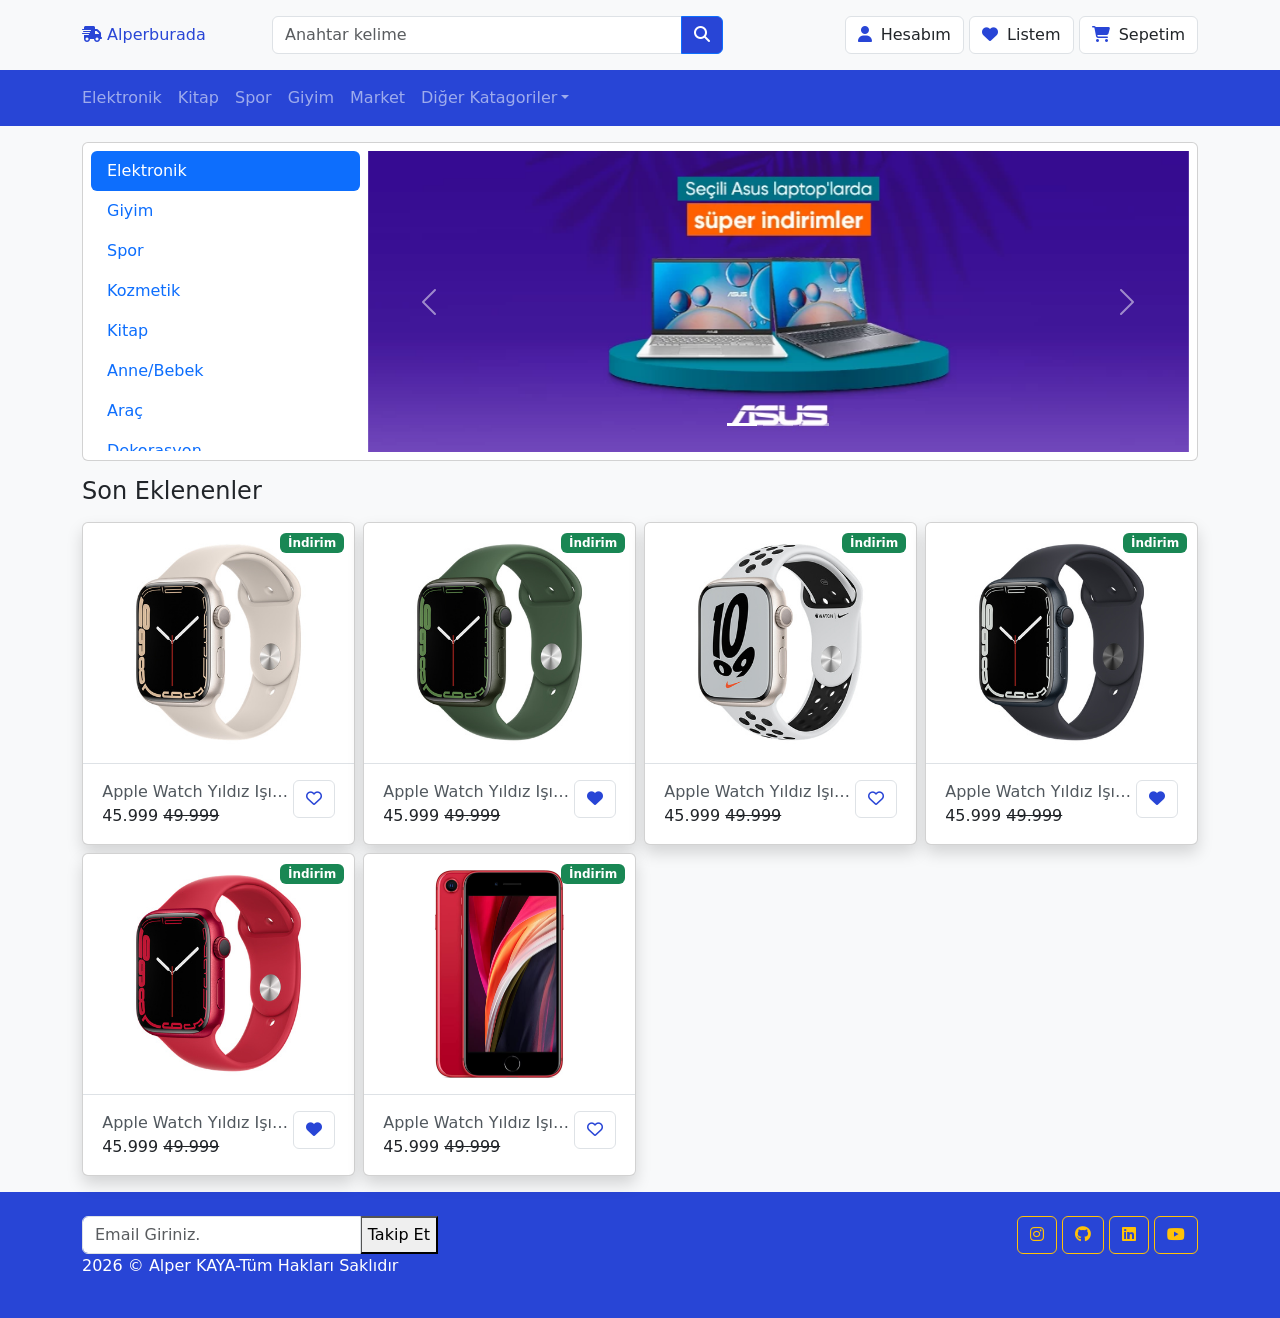
<file: index.html>
<!doctype html>
<html lang="tr">
  <head>
    <meta charset="UTF-8" />
    <meta name="viewport" content="width=device-width, initial-scale=1.0" />
    <link rel="stylesheet" href="https://cdnjs.cloudflare.com/ajax/libs/bootstrap/5.3.3/css/bootstrap.min.css"/>
    <link rel="stylesheet" href="https://cdnjs.cloudflare.com/ajax/libs/font-awesome/6.7.0/css/all.min.css">
    <link rel="stylesheet" href="css/styles.css" />
    <title>Alperburada</title>
  </head>
  <body class="bg-light">
    
    <header>
        <section class="top-bar">
            <div class="container">
                <div class="row gy-2 align-items-center">
                    <div class="col-lg-2 col-sm-4 col-4">
                        <a href="index.html" class="navbar-brand"><i class="fa-solid fa-truck-fast"></i> Alperburada</a>
                    </div>
                   
                    <div class="col-lg-5 col-sm-8 col-8 order-lg-last">
                        <div class="text-end">
                            <a href="#" class="btn btn-light">
                                <i class="fa fa-user"></i> <span class="ms-1 d-none d-sm-inline-block">Hesabım</span>
                            </a>
                            <a href="#" class="btn btn-light">
                                <i class="fa fa-heart"></i> <span class="ms-1 d-none d-sm-inline-block">Listem</span>
                            </a>
                            <a href="shopping-cart.html" class="btn btn-light">
                                <i class="fa fa-shopping-cart"></i> <span class="ms-1 d-none d-sm-inline-block">Sepetim</span>
                            </a>
                        </div>
                    </div>
                    <div class="col-lg-5">
                        <form>
                            <div class="input-group">
                                <input type="text" placeholder="Anahtar kelime" class="form-control">
                                <button class="btn btn-primary"><i class="fa fa-search"></i></button>
                            </div>
                        </form>
                    </div>
                </div>
            </div>
        </section>

     <nav class="navbar navbar-dark bg-primary navbar-expand-lg">
  <div class="container">
    <button type="button" class="navbar-toggler" data-bs-toggle="collapse" data-bs-target="#navbar">
      <span class="navbar-toggler-icon"></span>
    </button>
    <div class="collapse navbar-collapse" id="navbar">
      <ul class="navbar-nav">
        <li class="nav-item">
          <a href="#" class="nav-link ps-0">Elektronik</a>
        </li>
        <li class="nav-item">
          <a href="#" class="nav-link">Kitap</a>
        </li>
        <li class="nav-item">
          <a href="#" class="nav-link">Spor</a>
        </li>
        <li class="nav-item">
          <a href="#" class="nav-link">Giyim</a>
        </li>
        <li class="nav-item">
          <a href="#" class="nav-link">Market</a>
        </li>
        <li class="nav-item dropdown" >
          <a href="#" class="nav-link dropdown-toggle"data-bs-toggle="dropdown" >Diğer Katagoriler</a>
          <ul class="dropdown-menu">
            <li><a href="#" class="dropdown-item">Katagori 1</a></li>
            <li><a href="#" class="dropdown-item">Katagori 2</a></li>
            <li><a href="#" class="dropdown-item">Katagori 3</a></li>
          </ul>
        </li>
      </ul>
    </div>
  </div>
    </nav>



    </header>

    <section class="mt-3">
        <div class="container">
            <div class="card">
                <div class="row p-1 p-lg-2 gx-2">
                    <div class="col-lg-3 d-none d-lg-block">
                        <!-- Menu -->
                        <nav class="nav nav-pills flex-column flex-nowrap overflow-auto slider_nav">
                            <a href="#" class="nav-link active">Elektronik</a>
                            <a href="#" class="nav-link">Giyim</a>
                            <a href="#" class="nav-link">Spor</a>
                            <a href="#" class="nav-link">Kozmetik</a>
                            <a href="#" class="nav-link">Kitap</a>
                            <a href="#" class="nav-link">Anne/Bebek</a>
                            <a href="#" class="nav-link">Araç</a>
                            <a href="#" class="nav-link">Dekorasyon</a>
                            <a href="#" class="nav-link">Aletler</a>
                        </nav>
                    </div>
                    <div class="col-lg-9">
                        <!-- Slider -->
                        <div id="slider" class="carousel slide" data-bs-ride="carousel">
                            <div class="carousel-indicators">
                                <button type="button" data-bs-target="#slider" data-bs-slide-to="0" class="active"></button>
                                <button type="button" data-bs-target="#slider" data-bs-slide-to="1" ></button>
                                <button type="button" data-bs-target="#slider" data-bs-slide-to="2" ></button>
                            </div>
                            <div class="carousel-inner">
                                <div class="carousel-item active">
                                    <img src="img/slider-1.jpeg" alt="slider 1" class="d-block w-100">
                                </div>
                                <div class="carousel-item">
                                    <img src="img/slider-2.jpeg" alt="slider 2" class="d-block w-100">
                                </div>
                                <div class="carousel-item">
                                    <img src="img/slider-3.jpeg" alt="slider 3" class="d-block w-100">
                                </div>
                            </div>
                            <button type="button" class="carousel-control-prev" data-bs-target="#slider" data-bs-slide="prev">
                                <span class="carousel-control-prev-icon"></span>
                            </button>
                            <button type="button" class="carousel-control-next" data-bs-target="#slider" data-bs-slide="next">
                                <span class="carousel-control-next-icon"></span>
                            </button>
                        </div>
                    </div>
                </div>
            </div>
        </div>
    </section>
    
    <section class="mt-3">
      <div class="container">
         <h3 class="h4 mb-1 mb-lg-3">Son Eklenenler</h3>

         <div class="row row-cols-2 row-cols-md-3 row-cols-lg-4 g-2">
          <div class="col">
            <div class="card shadow">
              <div class="img-wrap">
                <span class="badge bg-success">İndirim</span>
               <img src="img/1.jpeg" alt="ürün 1" class="card-img-top">
               </div>
               <div class="border-top info-wrap">
                <a href="#" class="float-end btn btn-light">
                  <i class="fa-regular fa-heart"></i>
                </a>
                 <a href="details.html" class="tittle text-truncate">Apple Watch Yıldız Işığı Alüminyum Kasa ve spor Kordon</a>
                 <div class="price-wrap">
                  <span class="price discount">45.999</span>
                  <del class="price">49.999</del>
                 </div>
               </div>
            </div>
          </div>
          <div class="col">
            <div class="card shadow">
              <div class="img-wrap">
                <span class="badge bg-success">İndirim</span>
               <img src="img/2.jpeg" alt="ürün 1" class="card-img-top">
               </div>
               <div class="border-top info-wrap">
                <a href="#" class="float-end btn btn-light">
                  <i class="fa fa-heart"></i>
                </a>
                 <a href="#" class="tittle text-truncate">Apple Watch Yıldız Işığı Alüminyum Kasa ve spor Kordon</a>
                 <div class="price-wrap">
                  <span class="price discount">45.999</span>
                  <del class="price">49.999</del>
                 </div>
               </div>
            </div>
          </div>
          <div class="col">
            <div class="card shadow">
              <div class="img-wrap">
                <span class="badge bg-success">İndirim</span>
               <img src="img/3.jpeg" alt="ürün 1" class="card-img-top">
               </div>
               <div class="border-top info-wrap">
                <a href="#" class="float-end btn btn-light">
                  <i class="fa-regular fa-heart"></i>
                </a>
                 <a href="#" class="tittle text-truncate">Apple Watch Yıldız Işığı Alüminyum Kasa ve spor Kordon</a>
                 <div class="price-wrap">
                  <span class="price discount">45.999</span>
                  <del class="price">49.999</del>
                 </div>
               </div>
            </div>
          </div>
          <div class="col">
            <div class="card shadow">
              <div class="img-wrap">
                <span class="badge bg-success">İndirim</span>
               <img src="img/4.jpeg" alt="ürün 1" class="card-img-top">
               </div>
               <div class="border-top info-wrap">
                <a href="#" class="float-end btn btn-light">
                  <i class="fa fa-heart"></i>
                </a>
                 <a href="#" class="tittle text-truncate">Apple Watch Yıldız Işığı Alüminyum Kasa ve spor Kordon</a>
                 <div class="price-wrap">
                  <span class="price discount">45.999</span>
                  <del class="price">49.999</del>
                 </div>
               </div>
            </div>
          </div>
          <div class="col">
            <div class="card shadow">
              <div class="img-wrap">
                <span class="badge bg-success">İndirim</span>
               <img src="img/5.jpeg" alt="ürün 1" class="card-img-top">
               </div>
               <div class="border-top info-wrap">
                <a href="#" class="float-end btn btn-light">
                  <i class="fa fa-heart"></i>
                </a>
                 <a href="#" class="tittle text-truncate">Apple Watch Yıldız Işığı Alüminyum Kasa ve spor Kordon</a>
                 <div class="price-wrap">
                  <span class="price discount">45.999</span>
                  <del class="price">49.999</del>
                 </div>
               </div>
            </div>
          </div>
          <div class="col">
            <div class="card shadow">
              <div class="img-wrap">
                <span class="badge bg-success">İndirim</span>
               <img src="img/6.jpeg" alt="ürün 1" class="card-img-top">
               </div>
               <div class="border-top info-wrap">
                <a href="#" class="float-end btn btn-light">
                  <i class="fa-regular fa-heart"></i>
                </a>
                 <a href="#" class="tittle text-truncate">Apple Watch Yıldız Işığı Alüminyum Kasa ve spor Kordon</a>
                 <div class="price-wrap">
                  <span class="price discount">45.999</span>
                  <del class="price">49.999</del>
                 </div>
               </div>
            </div>
          </div>
         </div>
       </div>
    </section>

    <footer class="mt-3 py-4 bg-primary">
      <div class="container">
        <div class="row gy-3">
          <div class="col-md-6 col-lg-4">
            <form>
              <div class="input-group">
                <input type="email" class="form-control" placeholder="Email Giriniz.">
                <button type="button" class="btn-btn-outline-warning">Takip Et</button>
              </div>
            </form>
          </div>
          <div class="col-md-6 col-lg-8">
            <nav class="text-center text-md-end">
              <a href="#" class="btn btn-icon btn-outline-warning">
                <i class="fab fa-instagram"></i>
              </a>
              <a href="#" class="btn btn-icon btn-outline-warning">
                <i class="fab fa-github"></i>
              </a>
              <a href="#" class="btn btn-icon btn-outline-warning">
                <i class="fab fa-linkedin"></i>
              </a>
              <a href="#" class="btn btn-icon btn-outline-warning">
                <i class="fab fa-youtube"></i>
              </a>
            </nav>
          </div>
        </div>
        <div class="col-12">
          <p class="text-center text-md-start text-white">
            2026 © Alper KAYA-Tüm Hakları Saklıdır
          </p>
        </div>
      </div>
    </footer>

    <script src="https://cdnjs.cloudflare.com/ajax/libs/bootstrap/5.3.3/js/bootstrap.bundle.min.js"></script>
  </body>
</html>
</file>
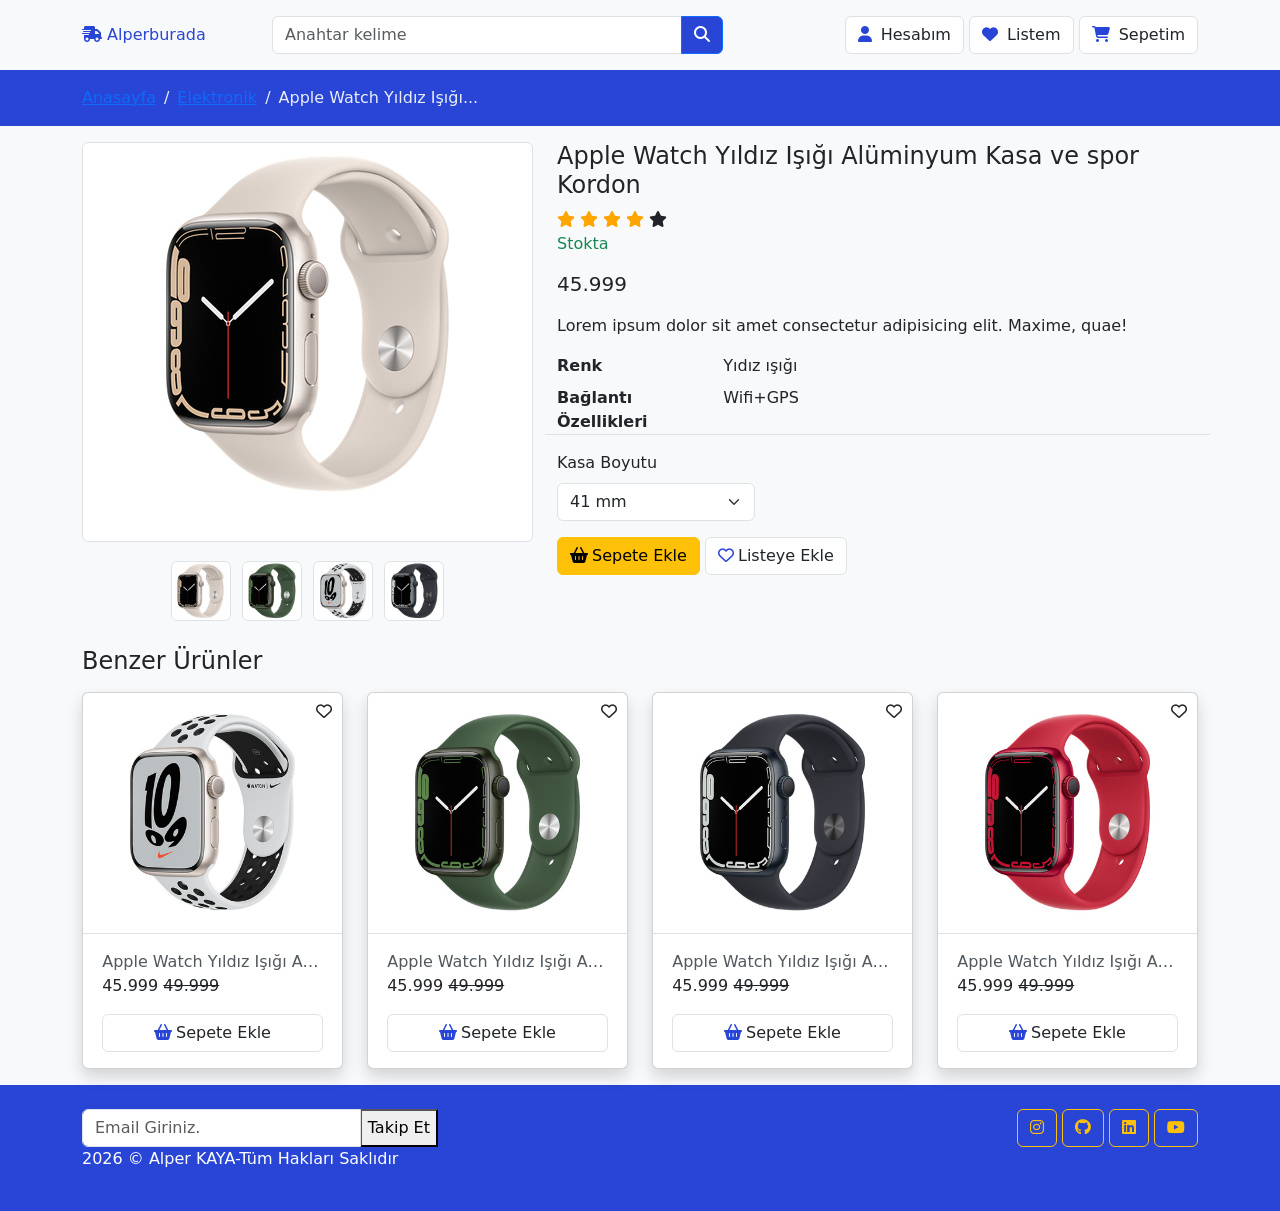
<file: details.html>
<!doctype html>
<html lang="tr">
  <head>
    <meta charset="UTF-8" />
    <meta name="viewport" content="width=device-width, initial-scale=1.0" />
    <link rel="stylesheet" href="https://cdnjs.cloudflare.com/ajax/libs/bootstrap/5.3.3/css/bootstrap.min.css"/>
    <link rel="stylesheet" href="https://cdnjs.cloudflare.com/ajax/libs/font-awesome/6.7.0/css/all.min.css">
    <link rel="stylesheet" href="css/styles.css" />
    <title>Alperburada</title>
  </head>
  <body class="bg-light">
    
    <header>
        <section class="top-bar">
            <div class="container">
                <div class="row gy-2 align-items-center">
                    <div class="col-lg-2 col-sm-4 col-4">
                        <a href="index.html" class="navbar-brand"><i class="fa-solid fa-truck-fast"></i> Alperburada</a>
                    </div>
                   
                    <div class="col-lg-5 col-sm-8 col-8 order-lg-last">
                        <div class="text-end">
                            <a href="#" class="btn btn-light">
                                <i class="fa fa-user"></i> <span class="ms-1 d-none d-sm-inline-block">Hesabım</span>
                            </a>
                            <a href="#" class="btn btn-light">
                                <i class="fa fa-heart"></i> <span class="ms-1 d-none d-sm-inline-block">Listem</span>
                            </a>
                            <a href="shopping-cart.html" class="btn btn-light">
                                <i class="fa fa-shopping-cart"></i> <span class="ms-1 d-none d-sm-inline-block">Sepetim</span>
                            </a>
                        </div>
                    </div>
                    <div class="col-lg-5">
                        <form>
                            <div class="input-group">
                                <input type="text" placeholder="Anahtar kelime" class="form-control">
                                <button class="btn btn-primary"><i class="fa fa-search"></i></button>
                            </div>
                        </form>
                    </div>
                </div>
            </div>
        </section>

      <section class="bg-primary p-3">
        <div class="container">
          <nav>
            <ol class="breadcrumb mb-0">
           <li class="breadcrumb-item">
            <a href="#">Anasayfa</a>
           </li>
           <li class="breadcrumb-item">
            <a href="#">Elektronik</a>
           </li>
           <li class="breadcrumb-item">
            Apple Watch Yıldız Işığı...
           </li>
            </ol>
          </nav>
        </div>
      </section>

    </header>

   <section class="mt-3">
        <div class="container">
            <div class="row">
                <div class="col-lg-5">
                    <div class="gallery-wrap">
                        <div class="img-big-wrap img-thumbnail">
                            <a href="img/1-big.jpeg" data-type="image" data-fslightbox>
                                <img src="img/1.jpeg" alt="">
                            </a>
                        </div>
                        <div class="thumbs-wrap">
                            <a href="img/1-big.jpeg" data-type="image" data-fslightbox>
                                <img src="img/1.jpeg" height="60" alt="">
                            </a>
                            <a href="img/2-big.jpeg" data-type="image" data-fslightbox>
                                <img src="img/2.jpeg" height="60"  alt="">
                            </a>
                            <a href="img/3-big.jpeg" data-type="image" data-fslightbox>
                                <img src="img/3.jpeg" height="60" alt="">
                            </a>
                            <a href="img/4-big.jpeg" data-type="image" data-fslightbox>
                                <img src="img/4.jpeg" height="60" alt="">
                            </a>
                        </div>
                    </div>
                </div>
                <div class="col-lg-7">
                    <article>
                      <h4 class="title text-dark">Apple Watch Yıldız Işığı Alüminyum Kasa ve spor Kordon</h4>
                      <div class="rating-wrap">
                        <span class="fa fa-star checked"></span>
                        <span class="fa fa-star checked"></span>
                        <span class="fa fa-star checked"></span>
                        <span class="fa fa-star checked"></span>
                        <span class="fa fa-star"></span>
                      </div>
                      <p class="text-success">Stokta</p>
                      <div class="mb-3"><b class="price h5">45.999</b></div>
                      <div class="product-description mb-3">Lorem ipsum dolor sit amet consectetur adipisicing elit. Maxime, quae!</div>
                      <dl class="row border-bottom">
                        <dt class="col-3">Renk</dt>
                        <dd class="col-9">Yıdız ışığı</dd>
                        <dt class="col-3">Bağlantı Özellikleri</dt>
                        <dd class="col-9">Wifi+GPS</dd>
                      </dl>
                      <div class="row mb-3">
                        <div class="col-md-4 col-6">
                          <label class="form-label">Kasa Boyutu</label>
                          <select class="form-select">
                            <option value="">41 mm</option>
                            <option value="">45 mm</option>
                          </select>
                        </div>
                      </div>
                      <div class="buttons">
                        <a href="#" class="btn btn-warning">
                          <i class="fa fa-shopping-basket me-1"></i>Sepete Ekle
                        </a>
                        <a href="#" class="btn btn-light">
                          <i class="fa-regular fa-heart me-1"></i>Listeye Ekle
                        </a>
                      </div>
                    </article>
                </div>
            </div>
        </div>
    </section>

    <section class="mt-3">
      <div class="container">
       <h4 class="mb-3">Benzer Ürünler</h4>
        <div class="row gy-3">
         <div class="col-lg-3 col-sm-6">
          <div class="card shadow">
              <div class="img-wrap">
                <span class="fa fa-regular fa-heart"></span>
               <img src="img/3.jpeg" alt="ürün 1" class="card-img-top">
               </div>
               <div class="border-top info-wrap">
                 <a href="#" class="tittle text-truncate">Apple Watch Yıldız Işığı Alüminyum Kasa ve spor Kordon</a>
                 <div class="price-wrap mb-3">
                  <span class="price discount">45.999</span>
                  <del class="price">49.999</del>
                 </div>
                 <a href="#" class="btn btn-light w-100">
                  <i class="fa fa-shopping-basket me-1"></i>Sepete Ekle
                 </a>
               </div>
         </div>
        </div>
        <div class="col-lg-3 col-sm-6">
          <div class="card shadow">
              <div class="img-wrap">
                <span class="fa fa-regular fa-heart"></span>
               <img src="img/2.jpeg" alt="ürün 1" class="card-img-top">
               </div>
               <div class="border-top info-wrap">
                 <a href="#" class="tittle text-truncate">Apple Watch Yıldız Işığı Alüminyum Kasa ve spor Kordon</a>
                 <div class="price-wrap mb-3">
                  <span class="price discount">45.999</span>
                  <del class="price">49.999</del>
                 </div>
                 <a href="#" class="btn btn-light w-100">
                  <i class="fa fa-shopping-basket me-1"></i>Sepete Ekle
                 </a>
               </div>
         </div>
        </div>
        <div class="col-lg-3 col-sm-6">
          <div class="card shadow">
              <div class="img-wrap">
                <span class="fa fa-regular fa-heart"></span>
               <img src="img/4.jpeg" alt="ürün 1" class="card-img-top">
               </div>
               <div class="border-top info-wrap">
                 <a href="#" class="tittle text-truncate">Apple Watch Yıldız Işığı Alüminyum Kasa ve spor Kordon</a>
                 <div class="price-wrap mb-3">
                  <span class="price discount">45.999</span>
                  <del class="price">49.999</del>
                 </div>
                 <a href="#" class="btn btn-light w-100">
                  <i class="fa fa-shopping-basket me-1"></i>Sepete Ekle
                 </a>
               </div>
         </div>
        </div>
        <div class="col-lg-3 col-sm-6">
          <div class="card shadow">
              <div class="img-wrap">
                <span class="fa fa-regular fa-heart"></span>
               <img src="img/5.jpeg" alt="ürün 1" class="card-img-top">
               </div>
               <div class="border-top info-wrap">
                 <a href="#" class="tittle text-truncate">Apple Watch Yıldız Işığı Alüminyum Kasa ve spor Kordon</a>
                 <div class="price-wrap mb-3">
                  <span class="price discount">45.999</span>
                  <del class="price">49.999</del>
                 </div>
                 <a href="#" class="btn btn-light w-100">
                  <i class="fa fa-shopping-basket me-1"></i>Sepete Ekle
                 </a>
               </div>
         </div>
        </div>
      </div>
    </section>

    <footer class="mt-3 py-4 bg-primary">
      <div class="container">
        <div class="row gy-3">
          <div class="col-md-6 col-lg-4">
            <form>
              <div class="input-group">
                <input type="email" class="form-control" placeholder="Email Giriniz.">
                <button type="button" class="btn-btn-outline-warning">Takip Et</button>
              </div>
            </form>
          </div>
          <div class="col-md-6 col-lg-8">
            <nav class="text-center text-md-end">
              <a href="#" class="btn btn-icon btn-outline-warning">
                <i class="fab fa-instagram"></i>
              </a>
              <a href="#" class="btn btn-icon btn-outline-warning">
                <i class="fab fa-github"></i>
              </a>
              <a href="#" class="btn btn-icon btn-outline-warning">
                <i class="fab fa-linkedin"></i>
              </a>
              <a href="#" class="btn btn-icon btn-outline-warning">
                <i class="fab fa-youtube"></i>
              </a>
            </nav>
          </div>
        </div>
        <div class="col-12">
          <p class="text-center text-md-start text-white">
            2026 © Alper KAYA-Tüm Hakları Saklıdır
          </p>
        </div>
      </div>
    </footer>


    <script src="js/fslightbox.js"></script>
    <script src="https://cdnjs.cloudflare.com/ajax/libs/bootstrap/5.3.3/js/bootstrap.bundle.min.js"></script>
  </body>
</html>
</file>
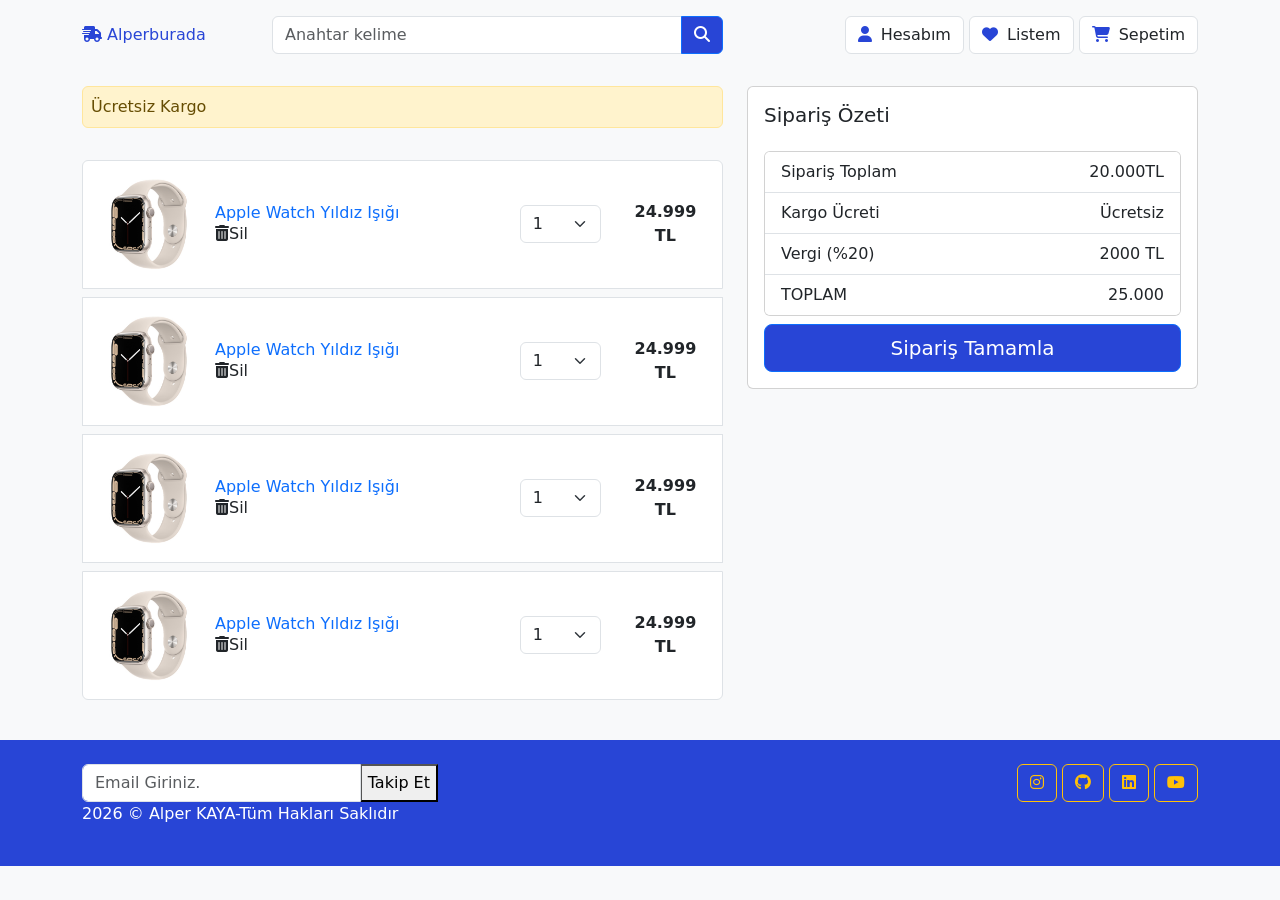
<file: shopping-cart.html>
<!doctype html>
<html lang="tr">
  <head>
    <meta charset="UTF-8" />
    <meta name="viewport" content="width=device-width, initial-scale=1.0" />
    <link rel="stylesheet" href="https://cdnjs.cloudflare.com/ajax/libs/bootstrap/5.3.3/css/bootstrap.min.css"/>
    <link rel="stylesheet" href="https://cdnjs.cloudflare.com/ajax/libs/font-awesome/6.7.0/css/all.min.css">
    <link rel="stylesheet" href="css/styles.css" />
    <title>Alperburada</title>
  </head>
  <body class="bg-light">
    
    <header>
        <section class="top-bar">
            <div class="container">
                <div class="row gy-2 align-items-center">
                    <div class="col-lg-2 col-sm-4 col-4">
                        <a href="index.html" class="navbar-brand"><i class="fa-solid fa-truck-fast"></i> Alperburada</a>
                    </div>
                   
                    <div class="col-lg-5 col-sm-8 col-8 order-lg-last">
                        <div class="text-end">
                            <a href="#" class="btn btn-light">
                                <i class="fa fa-user"></i> <span class="ms-1 d-none d-sm-inline-block">Hesabım</span>
                            </a>
                            <a href="#" class="btn btn-light">
                                <i class="fa fa-heart"></i> <span class="ms-1 d-none d-sm-inline-block">Listem</span>
                            </a>
                            <a href="#" class="btn btn-light">
                                <i class="fa fa-shopping-cart"></i> <span class="ms-1 d-none d-sm-inline-block">Sepetim</span>
                            </a>
                        </div>
                    </div>
                    <div class="col-lg-5">
                        <form>
                            <div class="input-group">
                                <input type="text" placeholder="Anahtar kelime" class="form-control">
                                <button class="btn btn-primary"><i class="fa fa-search"></i></button>
                            </div>
                        </form>
                    </div>
                </div>
            </div>
        </section>
    </header>

   <section class="mt-3">
    <div class="container">
      <div class="row">
        <div class="col-lg-7">
          <div class="alert alert-warning p-2">Ücretsiz Kargo</div>
          <div class="py-3">
            <ul class="list-group">
              <li class="py-3 mb-2 border-top list-group-item">
                <div class="row align-items-center">
                  <div class="col-8">
                    <div class="d-flex align-items-center">
                      <img src="img/1.jpeg" style="width: 100px;" alt="">
                      <div class="ms-3">
                        <a  class="text-decoration-none" href="#">
                          <h6 class="mb-0">Apple Watch Yıldız Işığı</h6>
                        </a>
                        <i class="fa-solid fa-trash-can"></i>Sil
                      </div>
                    </div>
                  </div>
                  <div class="col-2">
                    <select class="form-select">
                      <option>1</option>
                      <option>2</option>
                      <option>3</option>
                    </select>
                  </div>
                  <div class="col-2 text-center">
                    <span class="fw-bold">24.999 TL</span>
                  </div>

                </div>
              </li>
              <li class="py-3 mb-2 border-top list-group-item">
                <div class="row align-items-center">
                  <div class="col-8">
                    <div class="d-flex align-items-center">
                      <img src="img/1.jpeg" style="width: 100px;" alt="">
                      <div class="ms-3">
                        <a  class="text-decoration-none" href="#">
                          <h6 class="mb-0">Apple Watch Yıldız Işığı</h6>
                        </a>
                        <i class="fa-solid fa-trash-can"></i>Sil
                      </div>
                    </div>
                  </div>
                  <div class="col-2">
                    <select class="form-select">
                      <option>1</option>
                      <option>2</option>
                      <option>3</option>
                    </select>
                  </div>
                  <div class="col-2 text-center">
                    <span class="fw-bold">24.999 TL</span>
                  </div>

                </div>
              </li>
              <li class="py-3 mb-2 border-top list-group-item">
                <div class="row align-items-center">
                  <div class="col-8">
                    <div class="d-flex align-items-center">
                      <img src="img/1.jpeg" style="width: 100px;" alt="">
                      <div class="ms-3">
                        <a  class="text-decoration-none" href="#">
                          <h6 class="mb-0">Apple Watch Yıldız Işığı</h6>
                        </a>
                        <i class="fa-solid fa-trash-can"></i>Sil
                      </div>
                    </div>
                  </div>
                  <div class="col-2">
                    <select class="form-select">
                      <option>1</option>
                      <option>2</option>
                      <option>3</option>
                    </select>
                  </div>
                  <div class="col-2 text-center">
                    <span class="fw-bold">24.999 TL</span>
                  </div>

                </div>
              </li>
              <li class="py-3 mb-2 border-top list-group-item">
                <div class="row align-items-center">
                  <div class="col-8">
                    <div class="d-flex align-items-center">
                      <img src="img/1.jpeg" style="width: 100px;" alt="">
                      <div class="ms-3">
                        <a  class="text-decoration-none" href="#">
                          <h6 class="mb-0">Apple Watch Yıldız Işığı</h6>
                        </a>
                        <i class="fa-solid fa-trash-can"></i>Sil
                      </div>
                    </div>
                  </div>
                  <div class="col-2">
                    <select class="form-select">
                      <option>1</option>
                      <option>2</option>
                      <option>3</option>
                    </select>
                  </div>
                  <div class="col-2 text-center">
                    <span class="fw-bold">24.999 TL</span>
                  </div>

                </div>
              </li>
            </ul>
          </div>
        </div>
        <div class="col-lg-5">
          <div class=" card">
            <div class="p-3 card-body">
               <h2 class="h5 mb-4">Sipariş Özeti</h2>
               <div class="card mb-2">
                 <div class="list-group list-group-flush">
                  <div class="d-flex justify-content-center aligin-items-center list-group-item">
                    <div class="me-auto">
                      <div>Sipariş Toplam</div></div>
                      <span>20.000TL</span>
                  </div>
                  <div class="d-flex justify-content-center aligin-items-center list-group-item">
                    <div class="me-auto">
                      <div>Kargo Ücreti</div></div>
                      <span>Ücretsiz</span>
                  </div>
                  <div class="d-flex justify-content-center aligin-items-center list-group-item">
                    <div class="me-auto">
                      <div>Vergi (%20)</div></div>
                      <span>2000 TL</span>
                  </div>
                  <div class="d-flex justify-content-center aligin-items-center list-group-item">
                    <div class="me-auto">
                      <div>TOPLAM</div></div>
                      <span>25.000</span>
                  </div>
                 </div>
               </div>
               <div class="d-grid">
                <a href="#" class="btn btn-primary btn-lg" >
                  Sipariş Tamamla
                </a>
               </div>
            </div>
          </div>
        </div>
      </div>
    </div>
   </section>


    <footer class="mt-3 py-4 bg-primary">
      <div class="container">
        <div class="row gy-3">
          <div class="col-md-6 col-lg-4">
            <form>
              <div class="input-group">
                <input type="email" class="form-control" placeholder="Email Giriniz.">
                <button type="button" class="btn-btn-outline-warning">Takip Et</button>
              </div>
            </form>
          </div>
          <div class="col-md-6 col-lg-8">
            <nav class="text-center text-md-end">
              <a href="#" class="btn btn-icon btn-outline-warning">
                <i class="fab fa-instagram"></i>
              </a>
              <a href="#" class="btn btn-icon btn-outline-warning">
                <i class="fab fa-github"></i>
              </a>
              <a href="#" class="btn btn-icon btn-outline-warning">
                <i class="fab fa-linkedin"></i>
              </a>
              <a href="#" class="btn btn-icon btn-outline-warning">
                <i class="fab fa-youtube"></i>
              </a>
            </nav>
          </div>
        </div>
        <div class="col-12">
          <p class="text-center text-md-start text-white">
            2026 © Alper KAYA-Tüm Hakları Saklıdır
          </p>
        </div>
      </div>
    </footer>

    <script src="js/fslightbox.js"></script>
    <script src="https://cdnjs.cloudflare.com/ajax/libs/bootstrap/5.3.3/js/bootstrap.bundle.min.js"></script>
  </body>
</html>
</file>
<file: css/styles.css>
:root {
    --primary:#2845D6;
}

.top-bar {
    padding-top: 1rem;
    padding-bottom: 1rem;
}

.btn-light {
    background-color: #fff;
    border-color: #dee2e6;
    color: #212529;
}

.bg-primary, .btn-primary {
    background-color: var(--primary) !important;
}

.navbar-brand {
    color: var(--primary);
}

.btn-light i {
    color: var(--primary);
}

.slider_nav{
    max-height: 250px;
}

@media (min-width:1200px){
    .slider_nav{
    max-height: 300px;
}
}

@media (min-width:1400px){
    .slider_nav{
    max-height: 350px;
}
}

.img-wrap{
    position: relative;
    padding: 1rem;
}

.img-wrap span{
 position: absolute;
 top: 10px;
 right: 10px;
}

.info-wrap{
    padding: 1rem 1.2rem;
}

.info-wrap .tittle{
    display: block;
    text-decoration: none;
    color: #51585e;
}

/* .price-wrap .price-discount {
    font-size: 1.2rem;

} */

.img-wrap{
    height: 240px;
    text-align: center;

}

.img-wrap img{
    height: 100%;
    width: auto;
    max-width: 100%;
    object-fit: cover;
}

.breadcrumb{
    color: #fff;
    opacity: .9;
}

.breadcrumb .breadcrumb-item{
    color: #fff;
}
.breadcrumb-item+.breadcrumb-item::before{
    color: #fff;
}

/* gallery */

.gallery-wrap .img-big-wrap{
    width: 100%;
    height:400px;
    margin-bottom: 1rem;
    text-align: center;
}

.gallery-wrap .img-big-wrap img{
    max-width: 100%;
}

.gallery-wrap .thumbs-wrap{
    text-align: center;
}


.gallery-wrap .thumbs-wrap a{
    width: 60px;
    height: 60px;
    border: 1px solid #dde2e6;
    border-radius: .4rem;
    margin: 3px;
    display: inline-block;
    overflow: hidden;
}

.gallery-wrap .thumbs-wrap img{
    max-width: 100%;
    height: 100%;
    object-fit: cover;
    cursor: zoom-in;
}

.checked{
    color: orange;
}
</file>
